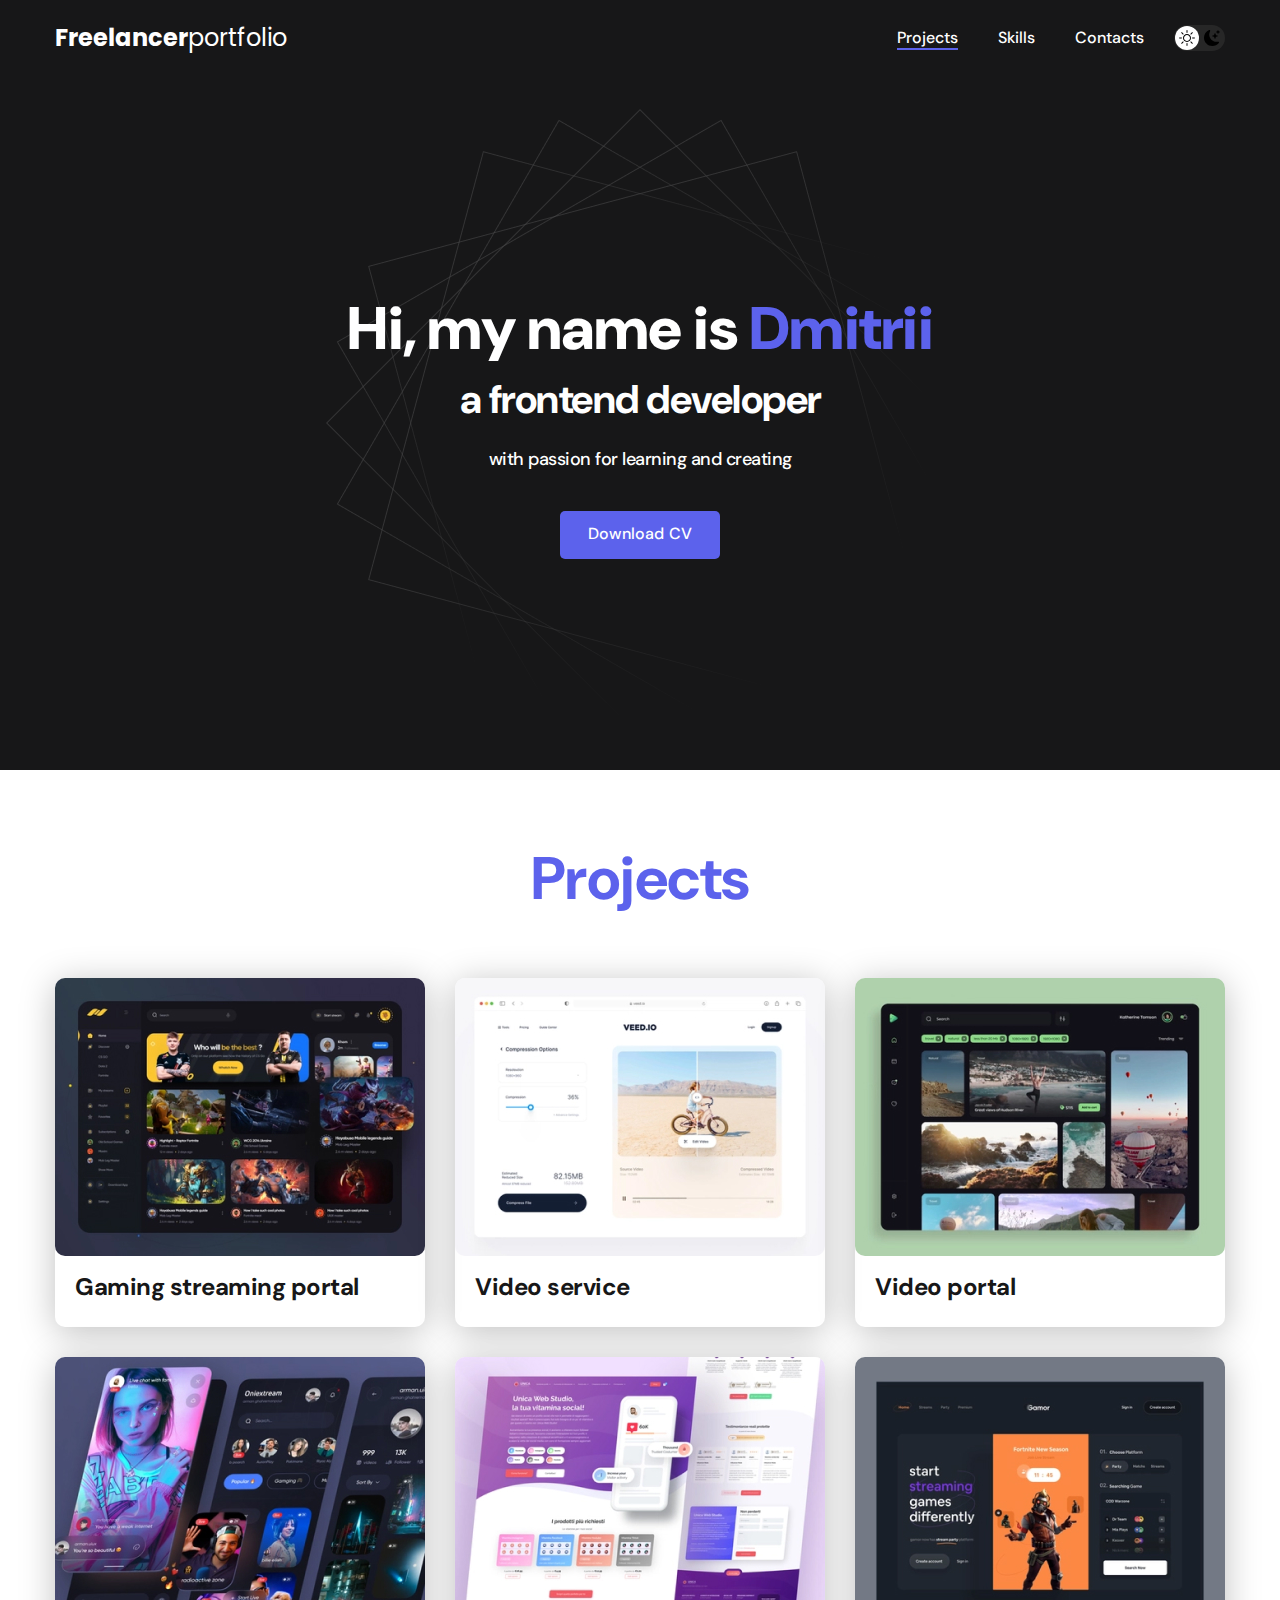
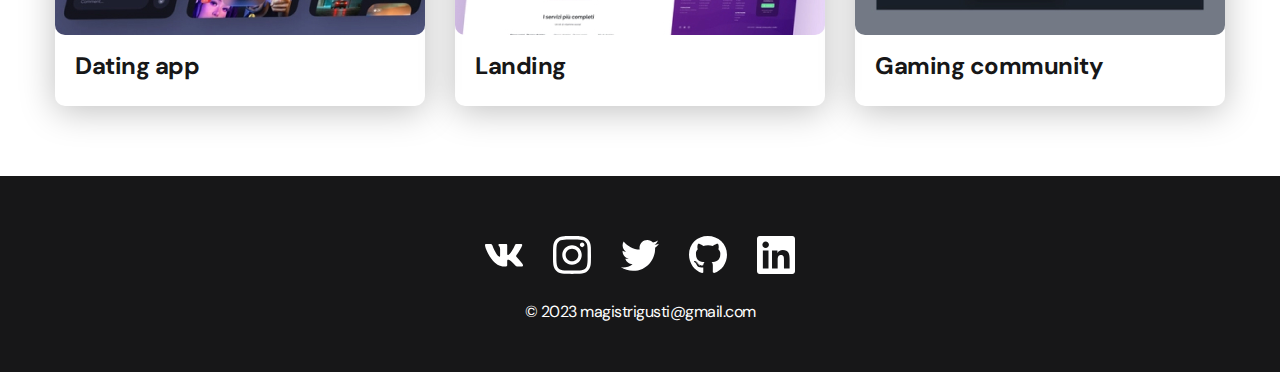
<file: index.html>
<!DOCTYPE html>
<html lang="en">
<head>
  <meta charset="UTF-8">
  <meta http-equiv="X-UA-Compatible" content="IE=edge">
  <meta name="viewport" content="width=device-width, initial-scale=1.0">
  <title>My Prtfolio</title>
  <link rel="styleSheet" href="./css/main.css">
</head>
<body>

  <nav class="nav">
    <div class="container">
      <div class="nav-row">
        <a class="logo" href="./index.html"><strong>Freelancer</strong>portfolio</a>

        <button class="dark-mode-btn">
          <img class="dark-mode-btn__icon" src="./img/icons/sun.svg" alt="Lite mode">
          <img class="dark-mode-btn__icon" src="./img/icons/moon.svg" alt="Darc mode">
        </button>

        <ul class="nav-list">
          <li class="nav-list__item">
            <a class="nav-list__link nav-list__link--active" href="/project-page.html">Projects</a>
          </li>

          <li class="nav-list__item">
            <a class="nav-list__link" href="./skills.html">Skills</a>
          </li> 

          <li class="nav-list__item">
            <a class="nav-list__link" href="./contacts.html">Contacts</a>
          </li>
        </ul>
      </div>
    </div>
  </nav>
		
  <header class="header ">
    <div class="header__wrapper">
      <h1 class="header__title">
        <strong>Hi, my name is
          <em>Dmitrii</em>
        </strong>
        <br>
        a frontend developer
      </h1>

      <div class="header__text">
        <p>
          with passion for learning and creating
        </p>
      </div>

      <a class="btn" href="#!">Download CV</a>
    </div>
  </header>

  <main class="section ">
    <div class="container">
      <h2 class="title-1">Projects</h2>

      <ul class="projects">
        <li class="project">
          <a href="project-page.html">
            <img class="project__img" src="./img/projects/01.jpg" alt="project img">
            <h3 class="project__title">Gaming streaming portal</h3>
          </a>
        </li>

        <li class="project">
          <a href="project-page.html">
            <img class="project__img" src="./img/projects/02.jpg" alt="project img">
            <h3 class="project__title">Video service</h3>
          </a>
        </li>

        <li class="project">
          <a href="project-page.html">
            <img class="project__img" src="./img/projects/03.jpg" alt="project img">
            <h3 class="project__title">Video portal</h3>
          </a>
        </li>

        <li class="project">
          <a href="project-page.html">
            <img class="project__img" src="./img/projects/04.jpg" alt="project img">
            <h3 class="project__title">Dating app</h3>
          </a>
        </li>

        <li class="project">
          <a href="project-page.html">
            <img class="project__img" src="./img/projects/05.jpg" alt="project img">
            <h3 class="project__title">Landing</h3>
          </a>
        </li>

        <li class="project">
          <a href="project-page.html">
            <img class="project__img" src="./img/projects/06.jpg" alt="project img">
            <h3 class="project__title">Gaming community</h3>
          </a>
        </li>
      </ul>
    </div>
  </main>  

  <footer class="footer">
    <div class="container">
      <div class="footer__wrapper">
        <ul class="social">
          <li class="social__item">
            <a href="#!">
              <img src="./img/icons/vk.svg" alt="link">
            </a>
          </li>

          <li class="social__item">
            <a href="#!">
              <img src="./img/icons/instagram.svg" alt="link">
            </a>
          </li>

          <li class="social__item">
            <a href="#!">
              <img src="./img/icons/twitter.svg" alt="link">
            </a>
          </li>

          <li class="social__item">
            <a href="#!">
              <img src="./img/icons/gitHub.svg" alt="link">
            </a>
          </li>

          <li class="social__item">
            <a href="#!">
              <img src="./img/icons/linkedIn.svg" alt="link">
            </a>
          </li>
        </ul>

        <div class="copyright">
          <p>© 2023 magistrigusti@gmail.com</p>
        </div>
      </div>
    </div>
  </footer>            

  <script src="./js/main.js"></script>
</body>
</html>
</file>
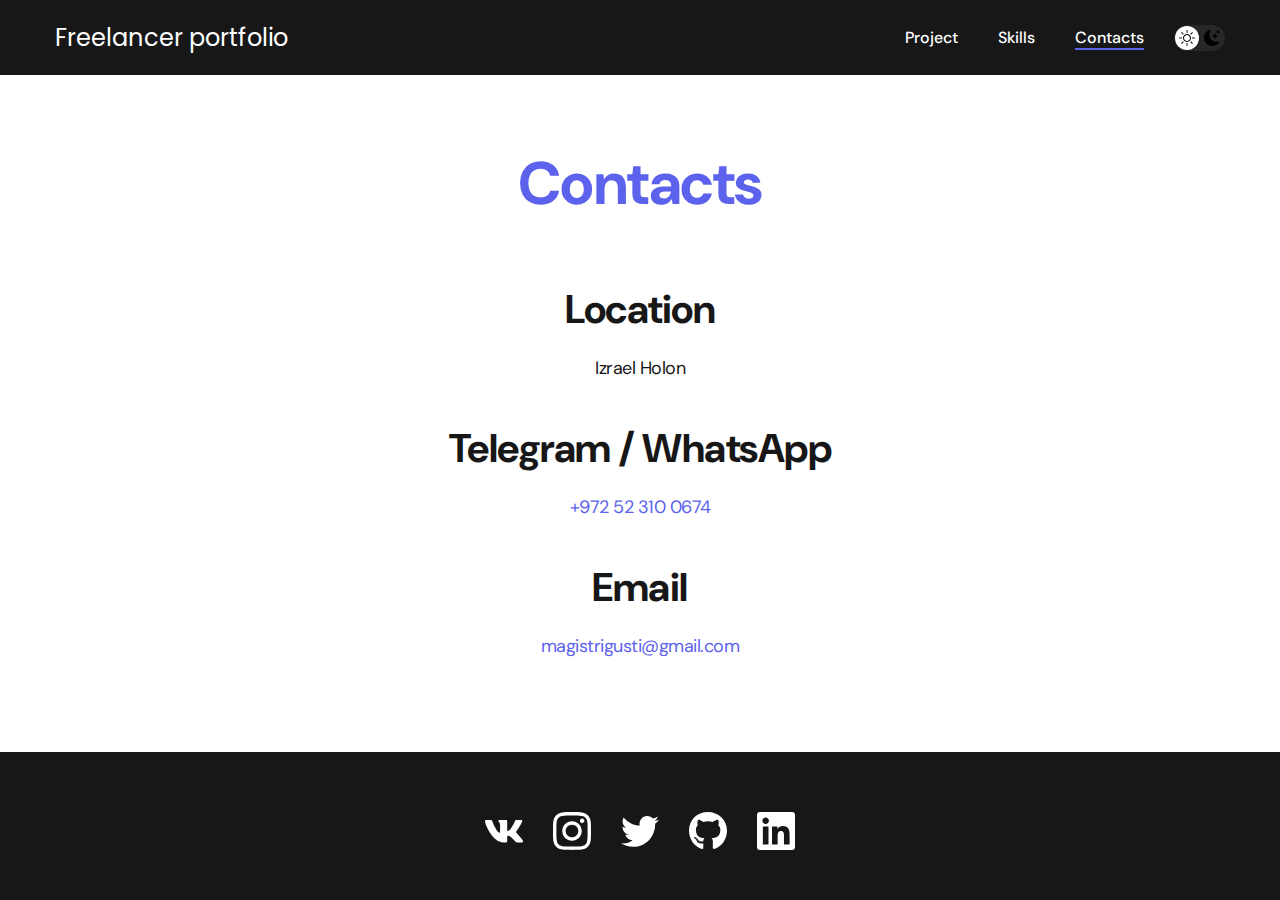
<file: contacts.html>
<!DOCTYPE html>
<html lang="en">
<head>
  <meta charset="UTF-8">
  <meta http-equiv="X-UA-Compatible" content="IE=edge">
  <meta name="viewport" content="width=device-width, initial-scale=1.0">
  <title>My contacts</title>
  <link rel="stylesheet" href="./css/main.css">
</head>
<body>
  <nav class="nav">
    <div class="container">
      <div class="nav-row">
        <a class="logo" href="/index.html">
          <storng>Freelancer</storng>
          portfolio</a>

          <button class="dark-mode-btn">
            <img class="dark-mode-btn__icon" src="./img/icons/sun.svg" alt="Lite mode">
            <img class="dark-mode-btn__icon" src="./img/icons/moon.svg" alt="Dark mode">
          </button>

          <ul class="nav-list">
            <li class="nav-list__item">
              <a class="nav-list__link" href="/project-page.html">Project</a>
            </li>

            <li class="nav-list__item">
              <a class="nav-list__link" href="/skills.html">Skills</a>
            </li>

            <li class="nav-list__item">
              <a class="nav-list__link nav-list__link--active" href="/contacts.html">Contacts</a>
            </li>
          </ul>
        
      </div>
    </div>
  </nav>

  <main class="section">
    <div class="container">
      <h1 class="title-1">Contacts</h1>

      <ul class="content-list">
        <li class="content-list__item">
          <h2 class="title-2">Location</h2>
          <p>Izrael Holon</p>
        </li>

        <li class="content-list__item">
          <h2 class="title-2">Telegram / WhatsApp</h2>
          <p><a href="tel:+972523100674">+972 52 310 0674</a></p>
        </li>

        <li class="content-list__item">
          <h2 class="title-2">Email</h2>
          <p><a href="mailto:magistrigusti@gmail.com">magistrigusti@gmail.com</a></p>
        </li>
      </ul>
    </div>
  </main>

  <footer class="footer">
    <div class="container">
      <div class="footer__wrapper">
        <ul class="social">
          <li class="social__item">
            <a href="#!">
              <img src="./img/icons/vk.svg" alt="icon">
            </a>
          </li>

          <li class="social__item">
            <a href="#!">
              <img src="./img/icons/instagram.svg" alt="icon">
            </a>
          </li>

          <li class="social__item">
            <a href="#!">
              <img src="./img/icons/twitter.svg" alt="icon">
            </a>
          </li>

          <li class="social__item">
            <a href="#!">
              <img src="./img/icons/gitHub.svg" alt="icon">
            </a>
          </li>

          <li class="social__item">
            <a href="#!">
              <img src="./img/icons/linkedIn.svg" alt="icon">
            </a>
          </li>
        </ul>
      </div>
    </div>
  </footer>

  <script src="./js/main.js"></script>
</body>
</html>
</file>
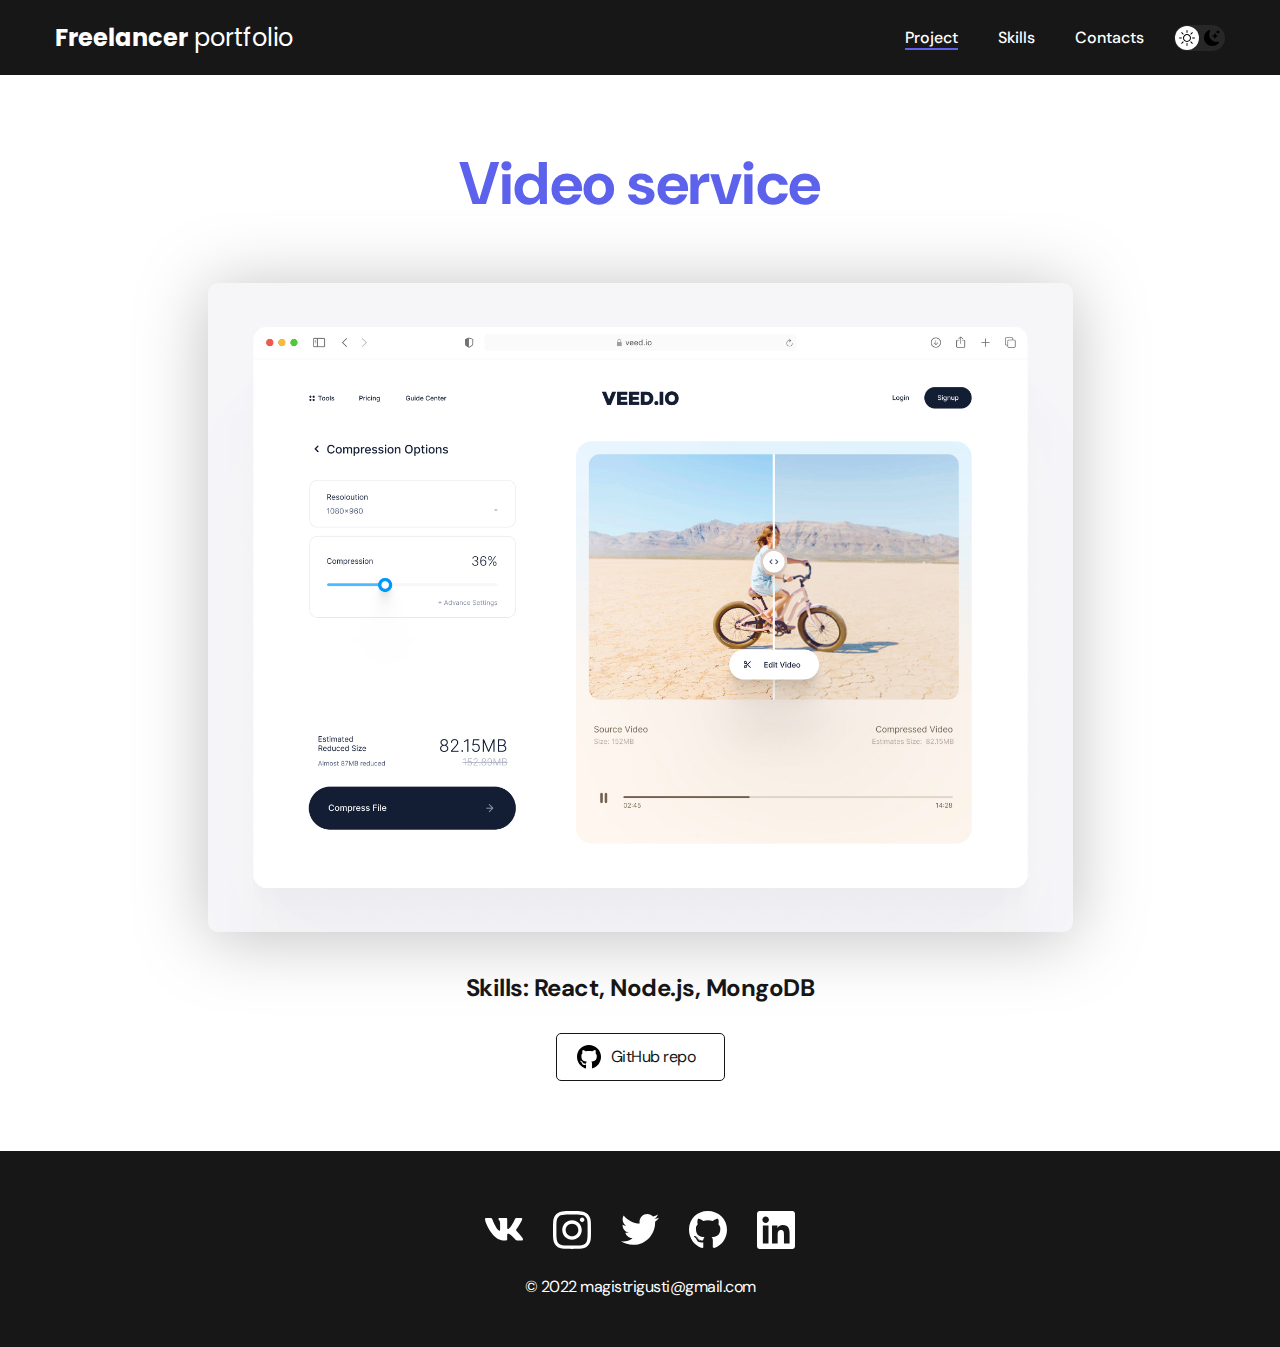
<file: project-page.html>
<!DOCTYPE html>
<html lang="en">
<head>
  <meta charset="UTF-8">
  <meta http-equiv="X-UA-Compatible" content="IE=edge">
  <meta name="viewport" content="width=device-width, initial-scale=1.0">
  <title>Project portfoli</title>
  <link rel="stylesheet" href="./css/main.css">
</head>
<body>
  <nav class="nav">
    <div class="container">
      <div class="nav-row">
        <a class="logo" href="./index.html">
          <strong>Freelancer</strong>
          portfolio
        </a>

        <button class="dark-mode-btn">
          <img class="dark-mode-btn__icon" src="./img/icons/sun.svg" alt="Lite mode">
          <img class="dark-mode-btn__icon" src="./img/icons/moon.svg" alt="Dark mode">
        </button>

        <ul class="nav-list">
          <li class="nav-list__item">
            <a class="nav-list__link nav-list__link--active" href="/project-page.html">Project</a>
          </li>

          <li class="nav-list__item">
            <a class="nav-list__link" href="./skills.html">Skills</a>
          </li>

          <li class="nav-list__item">
            <a class="nav-list__link" href="./contacts.html">Contacts</a>
          </li>
        </ul>
      </div>
    </div>
  </nav>

  <main class="section">
    <div class="container">
    
      <div class="project-details">
        <h1 class="title-1">Video service</h1>

        <img class="project-details__cover" src="./img/projects/02-big.jpg" alt="img">

        <div class="project-details__desc">
          <p>Skills: React, Node.js, MongoDB</p>
        </div>

        <a class="btn-outline" href="#!">
          <img src="./img/icons/gitHub-black.svg" alt="icon">
          GitHub repo
        </a>
      </div>
    
    </div>
  </main>

  <footer class="footer">
    <div class="container">
      <div class="footer__wrapper">
        <ul class="social">
          <li class="social__item">
            <a href="#!">
              <img src="./img/icons/vk.svg" alt="link">
            </a>
          </li>

          <li class="social__item">
            <a href="#!">
              <img src="./img/icons/instagram.svg" alt="link">
            </a>
          </li>

          <li class="social__item">
            <a href="#!">
              <img src="./img/icons/twitter.svg" alt="link">
            </a>
          </li>

          <li class="social__item">
            <a href="#!">
              <img src="./img/icons/gitHub.svg" alt="link">
            </a>
          </li>

          <li class="social__item">
            <a href="#!">
              <img src="./img/icons/linkedIn.svg" alt="link">
            </a>
          </li>
        </ul>

        <div class="copyright">
          <p>© 2022 magistrigusti@gmail.com</p>
        </div>
      </div>
    </div>
  </footer>

  <script src="./js/main.js"></script>
</body>
</html>
</file>
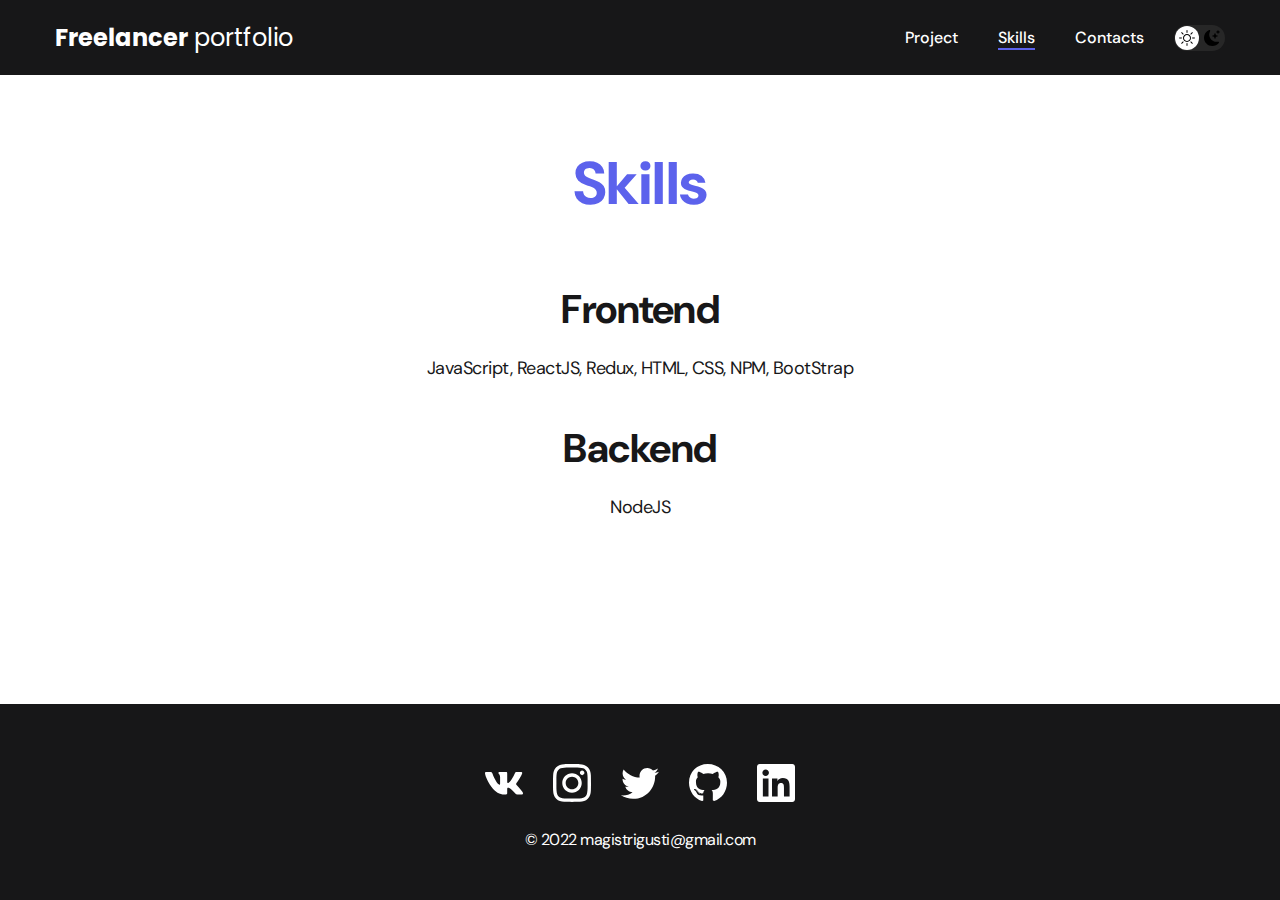
<file: skills.html>
<!DOCTYPE html>
  <html lang="en">
  <head>
    <meta charset="UTF-8">
    <meta http-equiv="X-UA-Compatible" content="IE=edge">
    <meta name="viewport" content="width=device-width, initial-scale=1.0">
    <title>My skills</title>
    <link rel="stylesheet" href="./css/main.css">
  </head>
  <body>
    <nav class="nav">
      <div class="container">
        <div class="nav-row">
          <a class="logo" href="./index.html">
            <strong>Freelancer</strong>
            portfolio
          </a>

          <button class="dark-mode-btn">
            <img class="dark-mode-btn__icon" src="./img/icons/sun.svg" alt="Lite mode">
            <img class="dark-mode-btn__icon" src="./img/icons/moon.svg" alt="Dark mode">
          </button>

          <ul class="nav-list">
            <li class="nav-list__item">
              <a class="nav-list__link" href="/project-page.html">Project</a>
            </li>

            <li class="nav-list__item">
              <a class="nav-list__link nav-list__link--active" href="/skills.html">Skills</a>
            </li>

            <li class="nav-list__item">
              <a class="nav-list__link" href="/contacts.html">Contacts</a>
            </li>
          </ul>
        </div>
      </div>
    </nav>

    <main class="section">
      <div class="container">
        <h1 class="title-1">Skills</h1>
        
        <ul class="content-list">
          <li class="content-list__item">
            <h2 class="title-2">Frontend </h2>
            <p>JavaScript, ReactJS, Redux, HTML, CSS, NPM, BootStrap</p>
          </li>

          <li class="content-list__item">
            <h2 class="title-2">Backend</h2>
            <P>NodeJS</P>
          </li>
        </ul>
      </div>
    </main>

    <footer class="footer">
      <div class="container">
        <div class="footer__wrapper">
          <ul class="social">
            <li class="social__item">
              <a href="#!">
                <img src="./img/icons/vk.svg" alt="icon">
              </a>
            </li>

            <li class="social__item">
              <a href="#!">
                <img src="./img/icons/instagram.svg" alt="icon">
              </a>
            </li>

            <li class="social__item">
              <a href="#!">
                <img src="./img/icons/twitter.svg" alt="icon">
              </a>
            </li>

            <li class="social__item">
              <a href="#!">
                <img src="./img/icons/gitHub.svg" alt="icon">
              </a>
            </li>

            <li class="social__item">
              <a href="#!">
                <img src="./img/icons/linkedIn.svg" alt="icon">
              </a>
            </li>
          </ul>
          <div class="copyright">
            <p>© 2022 magistrigusti@gmail.com</p>
          </div>
        </div>
      </div>
    </footer>

    <script src="./js/main.js"></script>
  </body>
  </html>
</file>
<file: css/main.css>
@import "./reset.css";
@import url('https://fonts.googleapis.com/css2?family=DM+Sans:wght@400;500;700&family=Poppins:wght@400;500;700&display=swap');

:root {
  --black: #171718;
  --balck-grey: #26292D;
  --white: #fff;
  --purple: #5C62EC;
  --orange: rgb(254, 191, 44);

  --bg: var(--black);
  --border: var(--black-grey);
  --dark-text: var(--black);
  --text: var(--white);
  --accent: var(--purple);

  /* Lite mode */
  --page-bg: var(--white);
  --text-color: var(--black);
  --title-1: var(--accent);

  --project-card-bg: var(--white);
  --project-card-text: var(--black);
  --box-shadow: 0px 5px 35px rgba(0, 0, 0, 0.25);
}

.dark {
  /* Dark mode */
  --page-bg: #252526;
  --text-color: var(--white);
  --title-1: var(--orange);

  --project-card-bg: var(--black);
  --project-card-text: var(--white);
  --box-shadow: 0px 5px 35px rgba(0, 0, 0, 0.8);
}

html, body {
  
  display: flex;
  flex-direction: column;

  min-height: 100vh;
  font-family: 'DM Sans', sans-serif;
  letter-spacing: -0.5px;

  /* color mode */
  background-color: var(--page-bg);
  color: var(--text-color);
}

.container {
  padding: 0 15px;
  max-width: 1200px;
  margin: 0 auto;
}

.none {
  display: none !important;
}

.section {
  padding: 70px 0;
}

.title-1 {
  font-size: 60px;
  font-weight: 700;
  line-height: 1.3;
  text-align: center;
  color: var(--accent);
  padding-bottom: 60px;
}

.title-2 {
  margin-bottom: 20px;
  font-size: 40px;
  font-weight: 700;
  line-height: 1.3;
}

/* Nav */
.nav {
  padding: 20px 0;
  border-bottom: 1px solid var(--border);
  background-color: var(--bg);
  color: var(--text);
  letter-spacing: normal;
}

.nav-row {
  display: flex;
  justify-content: flex-end;
  align-items: center;
  column-gap: 30px;
  row-gap: 20px;
  flex-wrap: wrap;
}

.logo {
  margin-right: auto;
  font-family: 'Poppins', sans-serif;
  font-size: 24px;
  font-weight: 400;
  color: var(--text);
}

.logo strong {
  font-weight: 700;
}

.nav-list {
  display: flex;
  align-items: center;
  column-gap: 40px;
  row-gap: 10px;
  font-family: 'Poppins' sans-serif;
  font-size: 16px;
  font-weight: 500;
}

.nav-list__link {
  color: var(--text);
  transition: opacity 0.2s ease-in;
}

.nav-list__link:hover {
  opacity: 0.8;
}

.nav-list__link--active {
  position: relative;
}

.nav-list__link--active::before {
  display: block;
  content: "";
  position: absolute;
  left: 0;
  top: 100%;
  height: 2px;
  width: 100%;
  background-color: var(--accent);
}

/* ./nav */

/* Header */

.header {
  padding: 40px 0;
  min-height: 695px;

  display: flex;
  justify-content: center;
  align-items: center;
  
  background-color: var(--bg);
  background-image: url('./../img/header-bg.png');
  background-repeat: no-repeat;
  background-size: auto;
  background-position: center center;

  text-align: center;
  color: var(--text);
}

.header__wrapper {
  padding: 0 15px;
  max-width: 660px;
}

.header__title {
  margin-bottom: 20px;
  font-size: 40px;
  font-weight: 700;
  line-height: 1.4;
}

.header__title strong {
  font-size: 60px;
}

.header__title em {
  font-style: normal;
  color: var(--accent);
}

.header__text {
  font-size: 18px;
  font-weight: 500;
  line-height: 1,333;
  margin-bottom: 40px;
}

.header__text p + p {
  margin-bottom: 0.5em;
}

/* ./header */


/* Btn */

.btn {
  display: inline-block;
  height: 48px;
  padding: 12px 28px;

  font-size: 16px;
  font-weight: 500;
  letter-spacing: 0.15px;

  border-radius: 5px;
  background-color: var(--accent);
  color: var(--white);

  transition: opacity 0.2s ease-in;
}

.btn:hover {
  opacity: 0.8;
}

.btn:active {
  position: relative;
  top: 1px;
}

.btn-outline {
  display: flex;
  column-gap: 10px;
  align-items: center;

  width: 169px;
  height: 48px;
  border-radius: 5px;

  color: var(--dark-text);
  border: 1px solid var(--black);
  background-color: var(--white);
  padding: 12px 20px;
  transition: background-color 0.4s ease-in;
}

.btn-outline:hover {
  background-color: var(--accent);
}

.btn-outline:active {
  position: relative;
  top: 1px;
}

.dark-mode-btn{
  order: 9;
  position: relative;
  display: flex;
  justify-content: space-between;
  width: 51px;
  height: 26px;
  background-color: #272727;
  border-radius: 30px;
  padding: 5px;
}

.dark-mode-btn::before {
  position: absolute;
  top: 1px;
  left: 1px;

  display: block;
  content: "";
  width: 24px;
  height: 24px;

  border-radius: 50%;
  background-color: var(--white);
  transition: left 0.2s ease-in;
}

.dark-mode-btn--active::before {
  position: absolute;
  left: 26px;
}

.dark-mode-btn__icon {
  position: relative;
  z-index: 9;
}

/* ./btn */


/* Projects */

.projects {
  display: flex;
  flex-wrap: wrap;
  justify-content: center;
  column-gap: 30px;
  row-gap: 30px;
}

.project {
  max-width: 370px;
  color: var(--project-card-bg);
  border-radius: 10px;
  box-shadow: var(--box-shadow);
}

.project__img {
  border-radius: 10px;
}

.project__title {
  font-size: 24px;
  font-weight: 700;
  line-height: 1.3;
  color: var(--project-card-text);
  padding: 15px 20px 25px;
}

/* ./project */

/* Project-details */

.project-details {
  margin: 0 auto;
  max-width: 865px;

  display: flex;
  flex-direction: column;
  align-items: center;
}

.project-details__cover {
  max-width: 100%;
  margin-bottom: 40px;
  filter: drop-shadow(0px 5px 35px rgba(0, 0, 0, 0.25));
  border-radius: 10px;
}

.project-details__desc {
  margin-bottom: 30px;
  font-size: 24px;
  font-weight: 700;
  line-height: 1.3;
}

/* ./project-details */

/* Skills list */

.content-list {
  margin: 0 auto;
  max-width: 570px;
  display: flex;
  flex-direction: column;
  align-items: center;
  text-align: center;
  row-gap: 40px;
}

.content-list a {
  color: var(--accent);
}

.content-list__item {
  font-size: 18px;
  font-weight: 400;
  line-height: 1.5;
}

.content-list__item p + p {
  margin-top: 0.5em;
}



/* Footer */

.footer {
  padding: 60px 0 50px;
  background-color: var(--bg);
  color: var(--text);
  margin-top: auto;
}

.footer__wrapper {
  display: flex;
  flex-direction: column;
  align-items: center;
  row-gap: 27px;
}

.social {
  display: flex;
  align-items: center;
  column-gap: 30px;
}

.copyright {
  font-size: 16px;
}

.copyright p + p {
  margin-top: 0.5em;
}

/* ./footer */

/* Media */

@media (max-width: 620px) {

  .nav-row {
    justify-content: space-between;
  }

  .header {
    min-height: unset;
  }

  .header__title {
    font-size: 30px;
  }

  .header__title strong {
    font-size: 40px;
  }

  .section {
    padding: 40px 0;
  }

  .title-1 {
    font-size: 40px;
    margin-bottom: 30px;
  }

  .title-2 {
    margin-bottom: 10px;
    font-size: 30px;
  }

  .project__title {
    font-size: 22px;
  }

  .project-details__desc {
    margin-bottom: 20px;
    font-size: 22px;
  }

  .footer {
    padding: 40px 0 30px;
  }

  .footer__wrapper {
    row-gap: 20px;
  }

  .social {
    column-gap: 20px;
  }

  .social__item {
    font-size: 28px;
  }

  .content-list {
    row-gap: 20px;
  }

  .content-list__item {
    font-size: 16px;
  }

  .dark-mode-btn {
    order: 0;
  }
}
</file>
